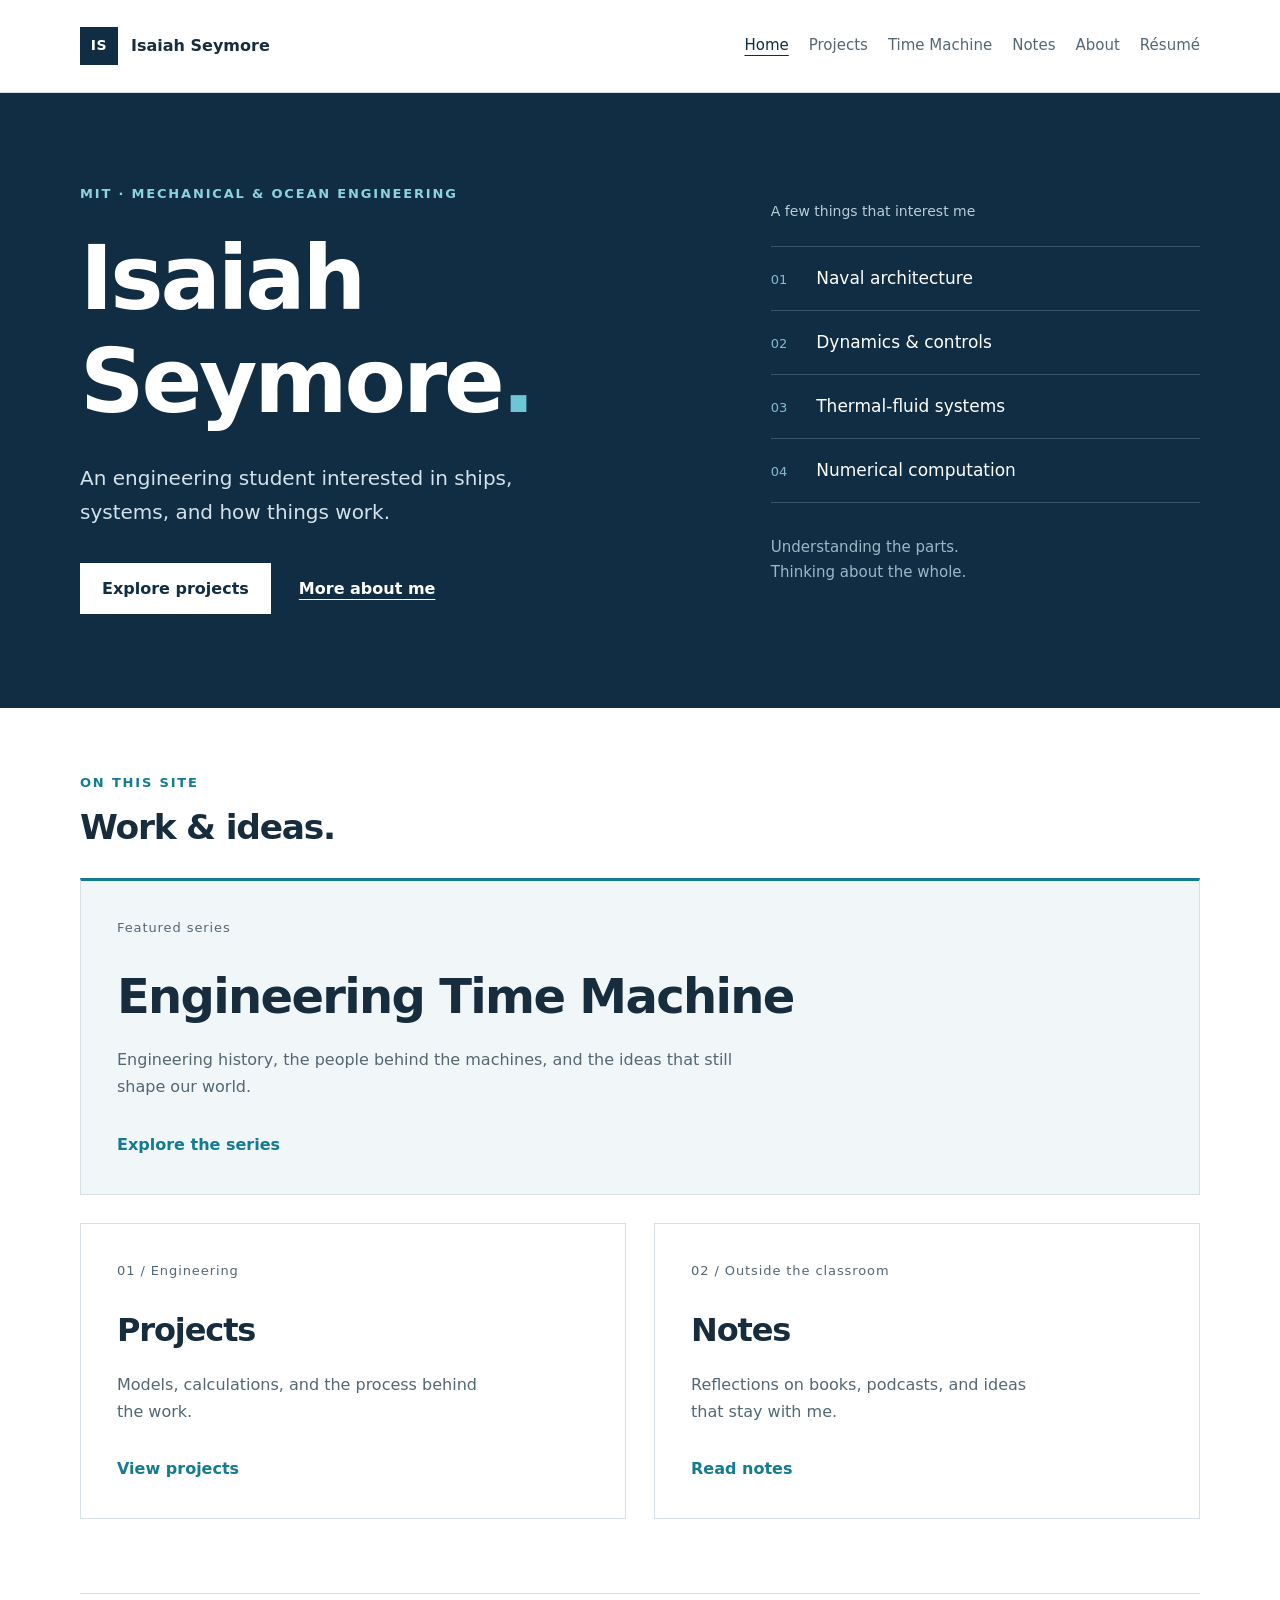
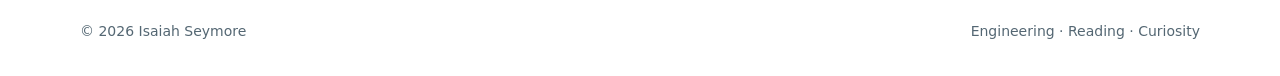
<file: index.html>
<!doctype html>
<html lang="en">

<head>
    <meta charset="utf-8">
    <meta name="viewport" content="width=device-width, initial-scale=1">
    <title>Home | Isaiah Seymore</title>
    <meta name="description"
        content="Isaiah Seymore, Mechanical &amp; Ocean Engineering student at MIT. Engineering interests, projects, and notes.">
    <meta name="theme-color" content="#102d44">
    <link rel="icon" href="assets/favicon.svg" type="image/svg+xml">
    <link rel="stylesheet" href="assets/style.css">
    <script src="assets/main.js" defer></script>
</head>

<body><a class="skip" href="#main">Skip to content</a>
    <header class="site-header">
        <div class="shell header-inner"><a class="brand" href="/"><span class="monogram"
                    aria-hidden="true">IS</span><span>Isaiah Seymore</span></a><button class="menu-toggle"
                aria-expanded="false" aria-controls="navigation" hidden>Menu</button>
            <nav id="navigation" aria-label="Main navigation"><a href="/" aria-current="page">Home</a><a
                    href="projects/">Projects</a><a href="engineering-time-machine/">Time Machine</a><a
                    href="notes/">Notes</a><a href="about/">About</a><a href="resume/">Résumé</a></nav>
        </div>
    </header>
    <main id="main">
        <section class="hero">
            <div class="shell hero-grid">
                <div>
                    <p class="eyebrow">MIT · Mechanical & Ocean Engineering</p>
                    <h1>Isaiah<br>Seymore<span class="accent">.</span></h1>
                    <p class="intro">An engineering student interested in ships, systems, and how things work.</p>
                    <div class="actions"><a class="button" href="projects/">Explore projects</a><a class="text-link"
                            href="about/">More about me</a></div>
                </div>
                <aside class="hero-aside"><span class="index-label">A few things that interest me</span>
                    <ol class="interest-list">
                        <li><span>01</span> Naval architecture</li>
                        <li><span>02</span> Dynamics & controls</li>
                        <li><span>03</span> Thermal-fluid systems</li>
                        <li><span>04</span> Numerical computation</li>
                    </ol>
                    <p>Understanding the parts.<br>Thinking about the whole.</p>
                </aside>
            </div>
        </section>
        <section class="shell section">
            <div class="section-heading">
                <p class="eyebrow">On this site</p>
                <h2>Work & ideas.</h2>
            </div>
            <div class="feature-grid"><a class="feature series-feature" href="engineering-time-machine/"><span
                        class="number">Featured series</span>
                    <h3>Engineering Time Machine</h3>
                    <p>Engineering history, the people behind the machines, and the ideas that still shape our world.
                    </p><span class="feature-link">Explore the series</span>
                </a><a class="feature" href="projects/"><span class="number">01 / Engineering</span>
                    <h3>Projects</h3>
                    <p>Models, calculations, and the process behind the work.</p><span class="feature-link">View
                        projects</span>
                </a><a class="feature" href="notes/"><span class="number">02 / Outside the classroom</span>
                    <h3>Notes</h3>
                    <p>Reflections on books, podcasts, and ideas that stay with me.</p><span class="feature-link">Read
                        notes</span>
                </a></div>
        </section>
    </main>
    <footer class="shell"><span>© <span data-year>2026</span> Isaiah Seymore</span><span>Engineering · Reading ·
            Curiosity</span></footer>
</body>

</html>
</file>
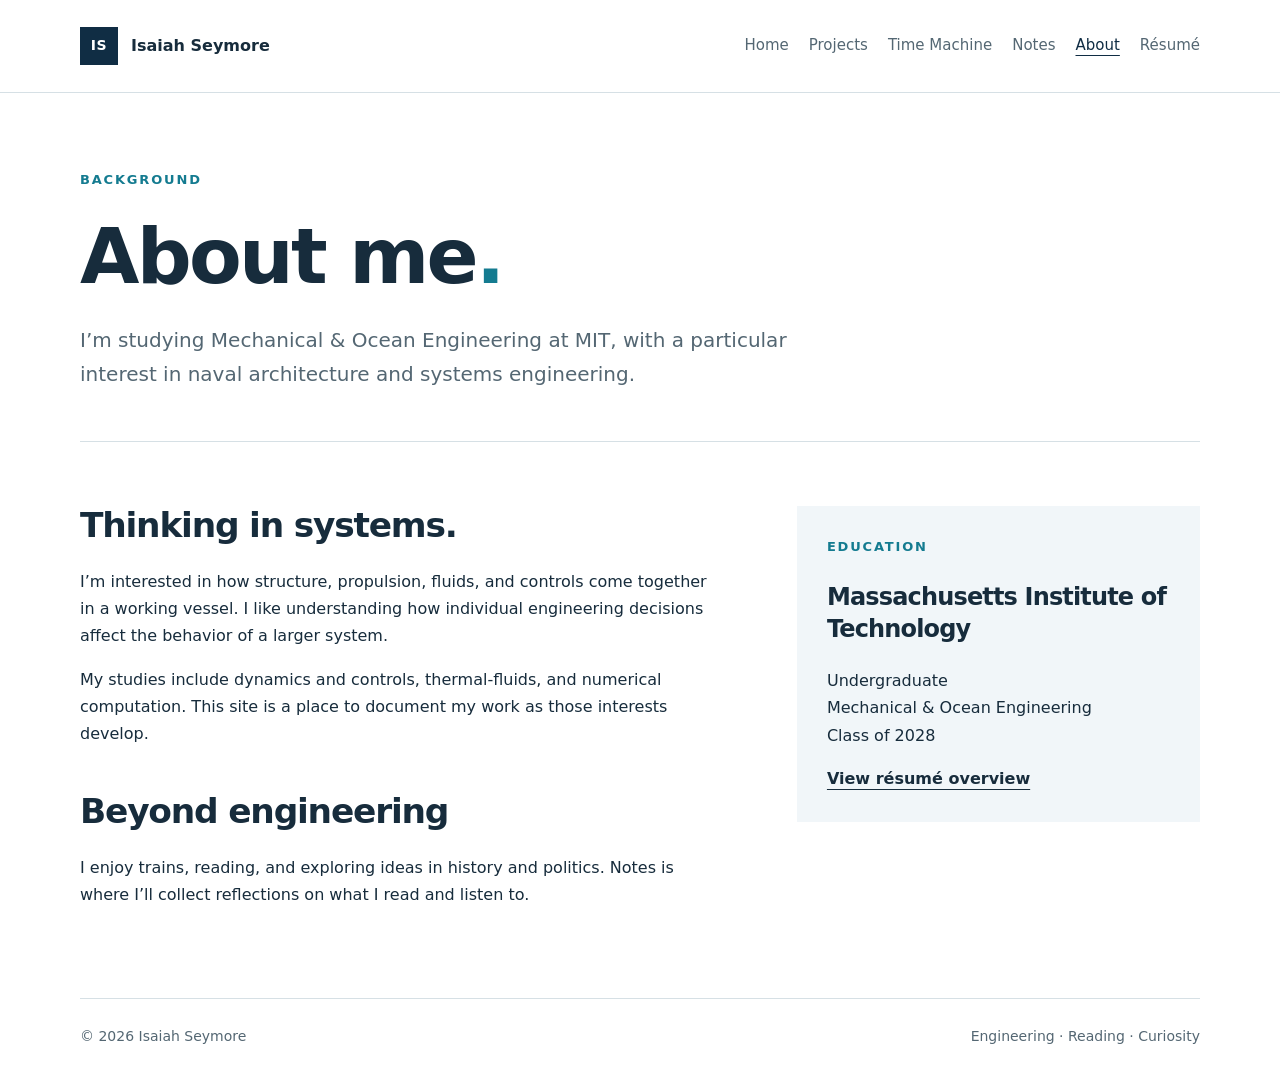
<file: about/index.html>
<!doctype html>
<html lang="en">

<head>
    <meta charset="utf-8">
    <meta name="viewport" content="width=device-width, initial-scale=1">
    <title>About | Isaiah Seymore</title>
    <meta name="description" content="Background and engineering interests of Isaiah Seymore.">
    <meta name="theme-color" content="#102d44">
    <link rel="icon" href="/assets/favicon.svg" type="image/svg+xml">
    <link rel="stylesheet" href="/assets/style.css">
    <script src="/assets/main.js" defer></script>
</head>

<body><a class="skip" href="#main">Skip to content</a>
    <header class="site-header">
        <div class="shell header-inner"><a class="brand" href="/"><span class="monogram"
                    aria-hidden="true">IS</span><span>Isaiah Seymore</span></a><button class="menu-toggle"
                aria-expanded="false" aria-controls="navigation" hidden>Menu</button>
            <nav id="navigation" aria-label="Main navigation"><a href="/">Home</a><a
                    href="/projects/">Projects</a><a href="/engineering-time-machine/">Time Machine</a><a
                    href="/notes/">Notes</a><a href="/about/" aria-current="page">About</a><a
                    href="/resume/">Résumé</a></nav>
        </div>
    </header>
    <main id="main">
        <section class="shell page-heading">
            <p class="eyebrow">Background</p>
            <h1>About me<span class="accent">.</span></h1>
            <p class="lead">I’m studying Mechanical & Ocean Engineering at MIT, with a particular interest in naval
                architecture and systems engineering.</p>
        </section>
        <section class="shell section split">
            <div>
                <h2>Thinking in systems.</h2>
                <p>I’m interested in how structure, propulsion, fluids, and controls come together in a working vessel.
                    I like understanding how individual engineering decisions affect the behavior of a larger system.
                </p>
                <p>My studies include dynamics and controls, thermal-fluids, and numerical computation. This site is a
                    place to document my work as those interests develop.</p>
                <h2>Beyond engineering</h2>
                <p>I enjoy trains, reading, and exploring ideas in history and politics. Notes is where I’ll collect
                    reflections on what I read and listen to.</p>
            </div>
            <aside class="info-panel">
                <p class="eyebrow">Education</p>
                <h3>Massachusetts Institute of Technology</h3>
                <p>Undergraduate<br>Mechanical & Ocean Engineering<br>Class of 2028</p><a class="text-link"
                    href="/resume/">View résumé overview</a>
            </aside>
        </section>
    </main>
    <footer class="shell"><span>© <span data-year>2026</span> Isaiah Seymore</span><span>Engineering · Reading ·
            Curiosity</span></footer>
</body>

</html>
</file>
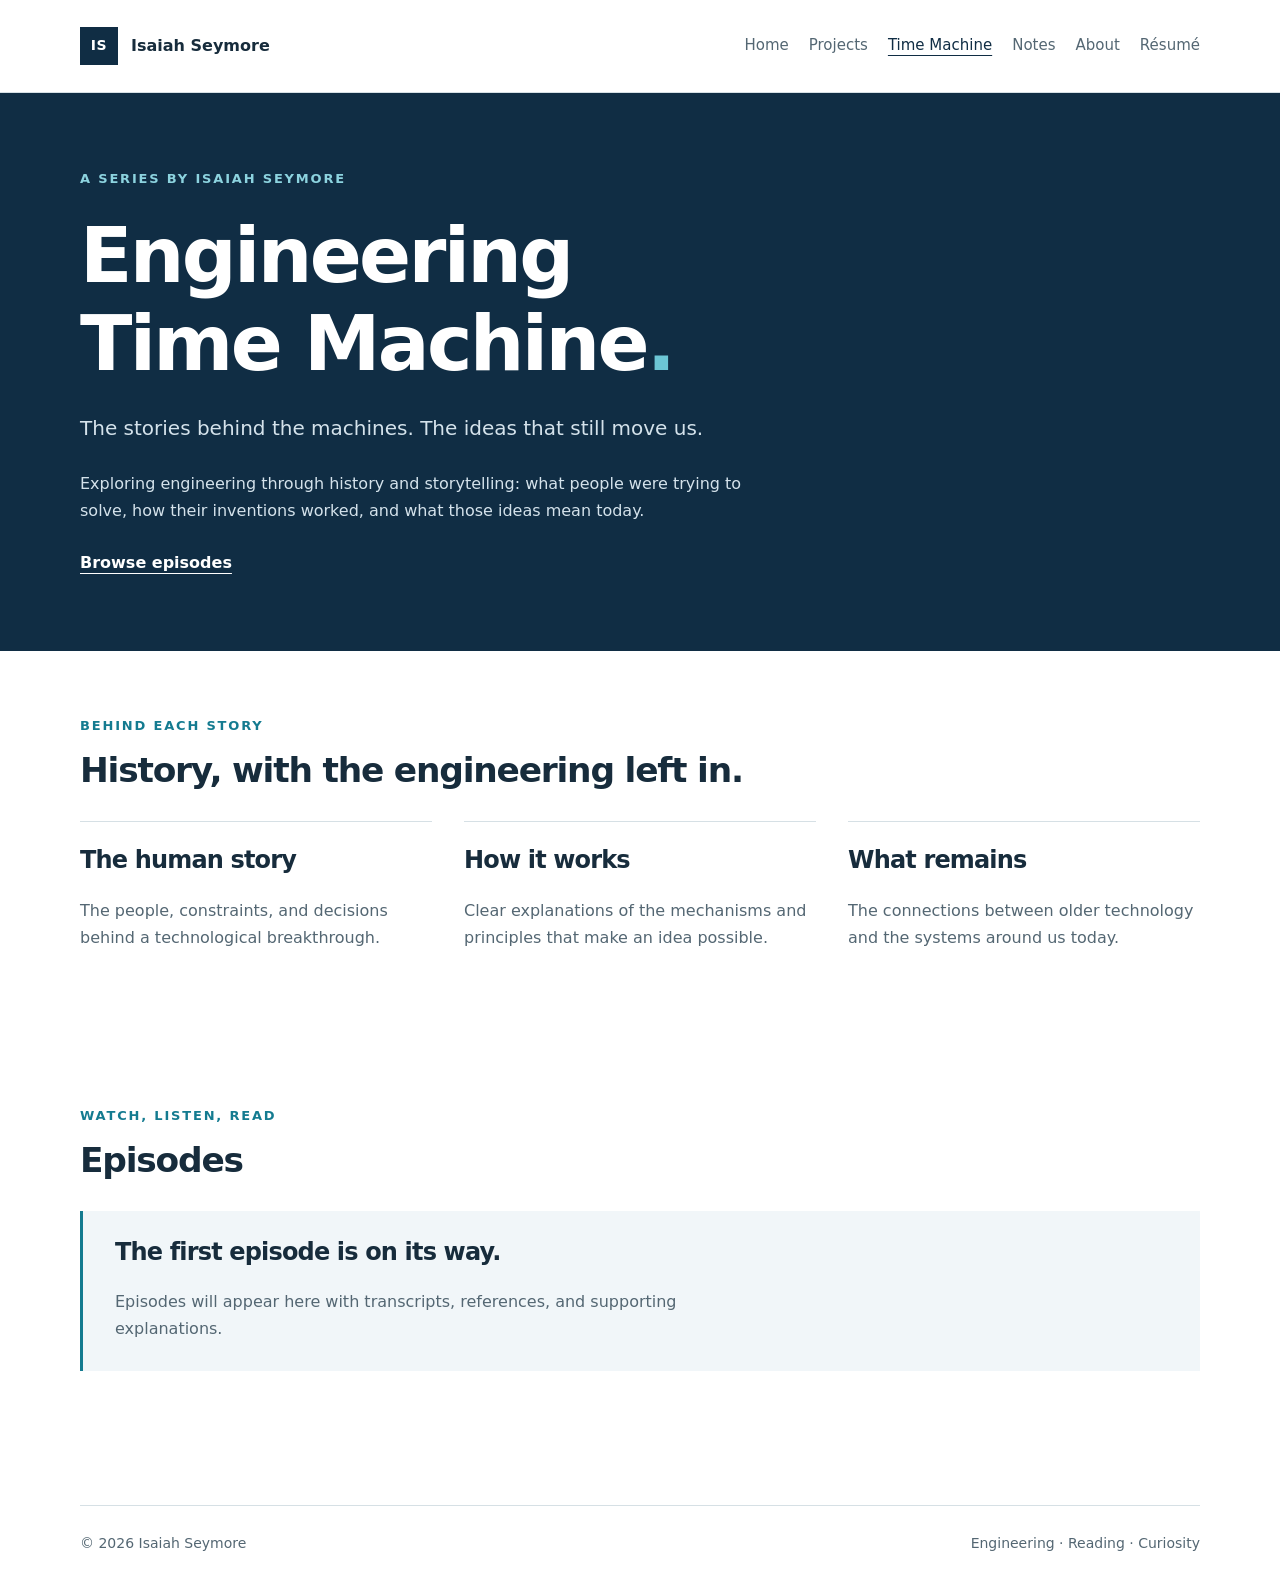
<file: engineering-time-machine/index.html>
<!doctype html>
<html lang="en">

<head>
    <meta charset="utf-8">
    <meta name="viewport" content="width=device-width, initial-scale=1">
    <title>Engineering Time Machine | Isaiah Seymore</title>
    <meta name="description"
        content="Engineering Time Machine: stories about engineering history, the people behind the technology, and its influence today.">
    <meta name="theme-color" content="#102d44">
    <link rel="icon" href="/assets/favicon.svg" type="image/svg+xml">
    <link rel="stylesheet" href="/assets/style.css">
    <script src="/assets/main.js" defer></script>
</head>

<body><a class="skip" href="#main">Skip to content</a>
    <header class="site-header">
        <div class="shell header-inner"><a class="brand" href="/"><span class="monogram"
                    aria-hidden="true">IS</span><span>Isaiah Seymore</span></a><button class="menu-toggle"
                aria-expanded="false" aria-controls="navigation" hidden>Menu</button>
            <nav id="navigation" aria-label="Main navigation"><a href="/">Home</a><a
                    href="/projects/">Projects</a><a href="/engineering-time-machine/" aria-current="page">Time
                    Machine</a><a href="/notes/">Notes</a><a href="/about/">About</a><a
                    href="/resume/">Résumé</a></nav>
        </div>
    </header>
    <main id="main">
        <section class="series-hero">
            <div class="shell">
                <p class="eyebrow">A series by Isaiah Seymore</p>
                <h1>Engineering<br>Time Machine<span class="accent">.</span></h1>
                <p class="lead">The stories behind the machines. The ideas that still move us.</p>
                <p class="series-intro">Exploring engineering through history and storytelling: what people were trying
                    to solve, how their inventions worked, and what those ideas mean today.</p><a class="text-link"
                    href="#episodes">Browse episodes</a>
            </div>
        </section>
        <section class="shell section">
            <div class="section-heading">
                <p class="eyebrow">Behind each story</p>
                <h2>History, with the engineering left in.</h2>
            </div>
            <div class="small-grid">
                <article>
                    <h3>The human story</h3>
                    <p>The people, constraints, and decisions behind a technological breakthrough.</p>
                </article>
                <article>
                    <h3>How it works</h3>
                    <p>Clear explanations of the mechanisms and principles that make an idea possible.</p>
                </article>
                <article>
                    <h3>What remains</h3>
                    <p>The connections between older technology and the systems around us today.</p>
                </article>
            </div>
        </section>
        <section id="episodes" class="shell section">
            <div class="section-heading">
                <p class="eyebrow">Watch, listen, read</p>
                <h2>Episodes</h2>
            </div>
            <div class="post-list"><!-- Add published episode links here. -->
                <div class="empty-state">
                    <h3>The first episode is on its way.</h3>
                    <p>Episodes will appear here with transcripts, references, and supporting explanations.</p>
                </div>
            </div>
        </section>
    </main>
    <footer class="shell"><span>© <span data-year>2026</span> Isaiah Seymore</span><span>Engineering · Reading ·
            Curiosity</span></footer>
</body>

</html>
</file>
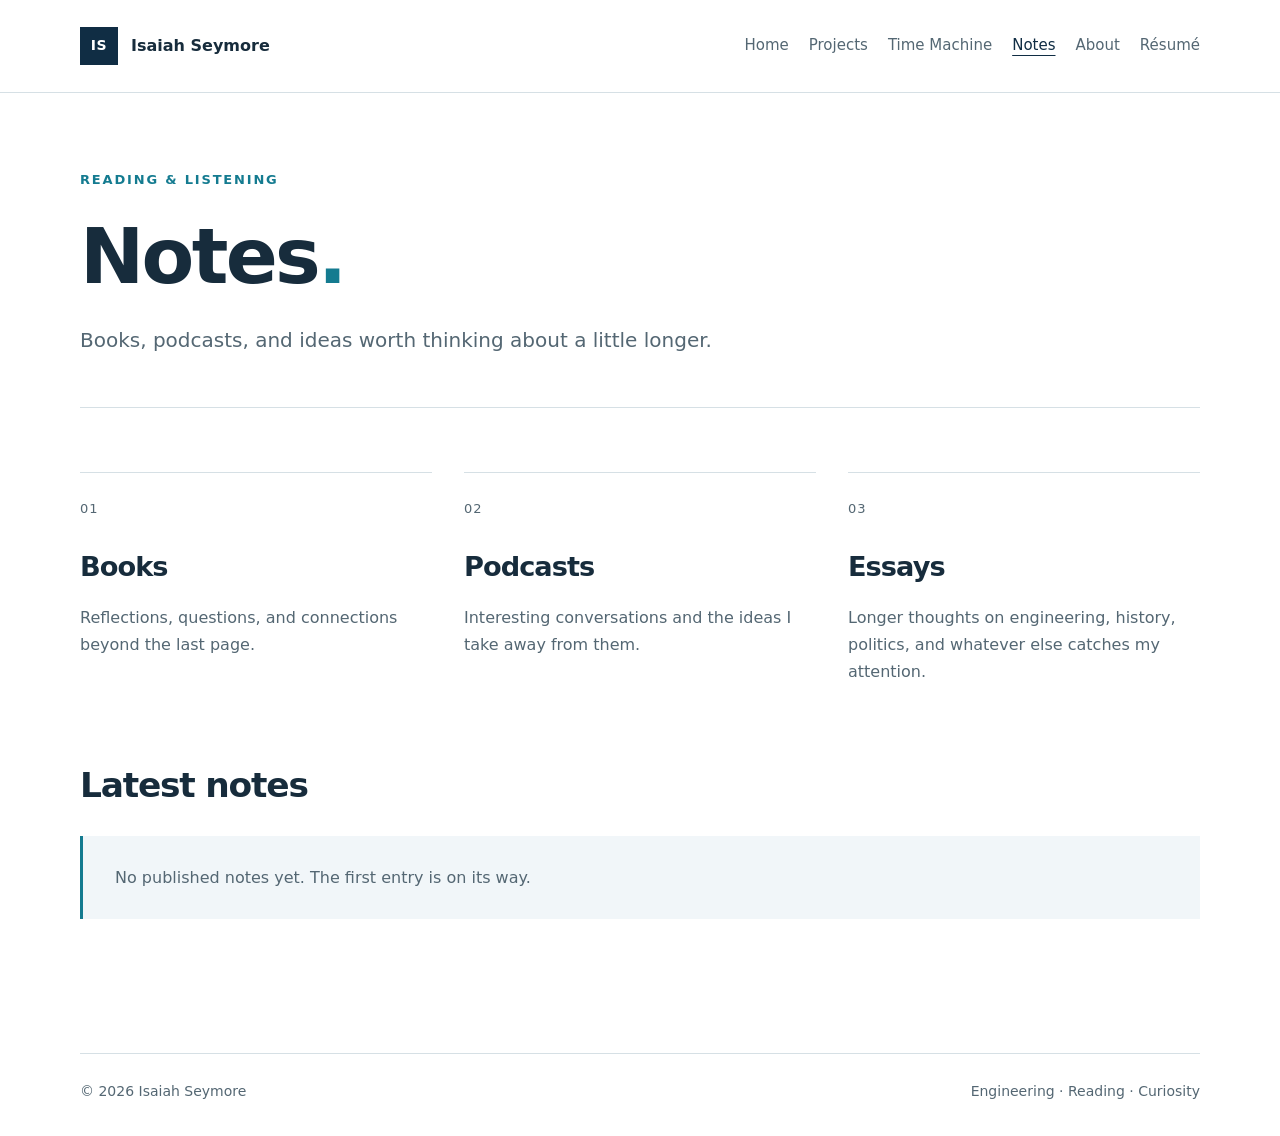
<file: notes/index.html>
<!doctype html>
<html lang="en">

<head>
    <meta charset="utf-8">
    <meta name="viewport" content="width=device-width, initial-scale=1">
    <title>Notes | Isaiah Seymore</title>
    <meta name="description" content="Book reflections, podcast takeaways, and other writing by Isaiah Seymore.">
    <meta name="theme-color" content="#102d44">
    <link rel="icon" href="/assets/favicon.svg" type="image/svg+xml">
    <link rel="stylesheet" href="/assets/style.css">
    <script src="/assets/main.js" defer></script>
</head>

<body><a class="skip" href="#main">Skip to content</a>
    <header class="site-header">
        <div class="shell header-inner"><a class="brand" href="/"><span class="monogram"
                    aria-hidden="true">IS</span><span>Isaiah Seymore</span></a><button class="menu-toggle"
                aria-expanded="false" aria-controls="navigation" hidden>Menu</button>
            <nav id="navigation" aria-label="Main navigation"><a href="/">Home</a><a
                    href="/projects/">Projects</a><a href="/engineering-time-machine/">Time Machine</a><a
                    href="/notes/" aria-current="page">Notes</a><a href="/about/">About</a><a
                    href="/resume/">Résumé</a></nav>
        </div>
    </header>
    <main id="main">
        <section class="shell page-heading">
            <p class="eyebrow">Reading & listening</p>
            <h1>Notes<span class="accent">.</span></h1>
            <p class="lead">Books, podcasts, and ideas worth thinking about a little longer.</p>
        </section>
        <section class="shell section">
            <div class="small-grid note-topics">
                <article><span class="number">01</span>
                    <h2>Books</h2>
                    <p>Reflections, questions, and connections beyond the last page.</p>
                </article>
                <article><span class="number">02</span>
                    <h2>Podcasts</h2>
                    <p>Interesting conversations and the ideas I take away from them.</p>
                </article>
                <article><span class="number">03</span>
                    <h2>Essays</h2>
                    <p>Longer thoughts on engineering, history, politics, and whatever else catches my attention.</p>
                </article>
            </div>
            <div class="section-heading">
                <h2>Latest notes</h2>
            </div>
            <div class="post-list"><!-- Add post links here using the example in README.md. -->
                <div class="empty-state">
                    <p>No published notes yet. The first entry is on its way.</p>
                </div>
            </div>
        </section>
    </main>
    <footer class="shell"><span>© <span data-year>2026</span> Isaiah Seymore</span><span>Engineering · Reading ·
            Curiosity</span></footer>
</body>

</html>
</file>
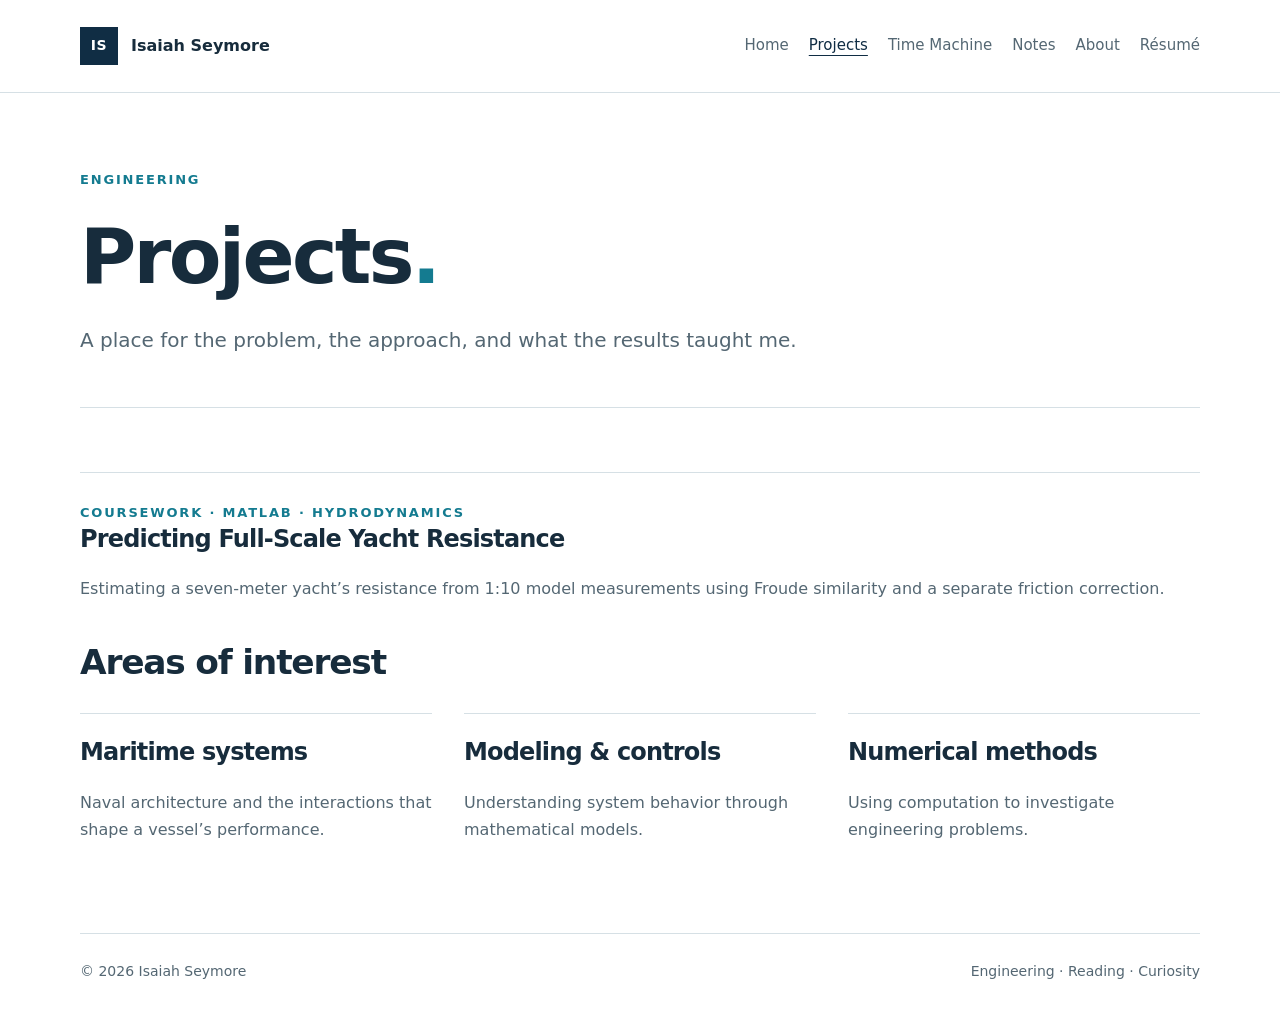
<file: projects/index.html>
<!doctype html>
<html lang="en">

<head>
    <meta charset="utf-8">
    <meta name="viewport" content="width=device-width, initial-scale=1">
    <title>Projects | Isaiah Seymore</title>
    <meta name="description" content="Engineering projects and technical work by Isaiah Seymore.">
    <meta name="theme-color" content="#102d44">
    <link rel="icon" href="/assets/favicon.svg" type="image/svg+xml">
    <link rel="stylesheet" href="/assets/style.css">
    <script src="/assets/main.js" defer></script>
</head>

<body><a class="skip" href="#main">Skip to content</a>
    <header class="site-header">
        <div class="shell header-inner"><a class="brand" href="/"><span class="monogram"
                    aria-hidden="true">IS</span><span>Isaiah Seymore</span></a><button class="menu-toggle"
                aria-expanded="false" aria-controls="navigation" hidden>Menu</button>
            <nav id="navigation" aria-label="Main navigation"><a href="/">Home</a><a href="/projects/"
                    aria-current="page">Projects</a><a href="/engineering-time-machine/">Time Machine</a><a
                    href="/notes/">Notes</a><a href="/about/">About</a><a href="/resume/">Résumé</a></nav>
        </div>
    </header>
    <main id="main">
        <section class="shell page-heading">
            <p class="eyebrow">Engineering</p>
            <h1>Projects<span class="accent">.</span></h1>
            <p class="lead">A place for the problem, the approach, and what the results taught me.</p>
        </section>
        <section class="shell section"><a class="post-link" href="/projects/yacht-resistance/"><span
                    class="eyebrow">Coursework · MATLAB · Hydrodynamics</span>
                <h3>Predicting Full-Scale Yacht Resistance</h3>
                <p>Estimating a seven-meter yacht’s resistance from 1:10 model measurements using Froude similarity and
                    a separate friction correction.</p>
            </a>
            <div class="section-heading">
                <h2>Areas of interest</h2>
            </div>
            <div class="small-grid">
                <article>
                    <h3>Maritime systems</h3>
                    <p>Naval architecture and the interactions that shape a vessel’s performance.</p>
                </article>
                <article>
                    <h3>Modeling & controls</h3>
                    <p>Understanding system behavior through mathematical models.</p>
                </article>
                <article>
                    <h3>Numerical methods</h3>
                    <p>Using computation to investigate engineering problems.</p>
                </article>
            </div>
        </section>
    </main>
    <footer class="shell"><span>© <span data-year>2026</span> Isaiah Seymore</span><span>Engineering · Reading ·
            Curiosity</span></footer>
</body>

</html>
</file>
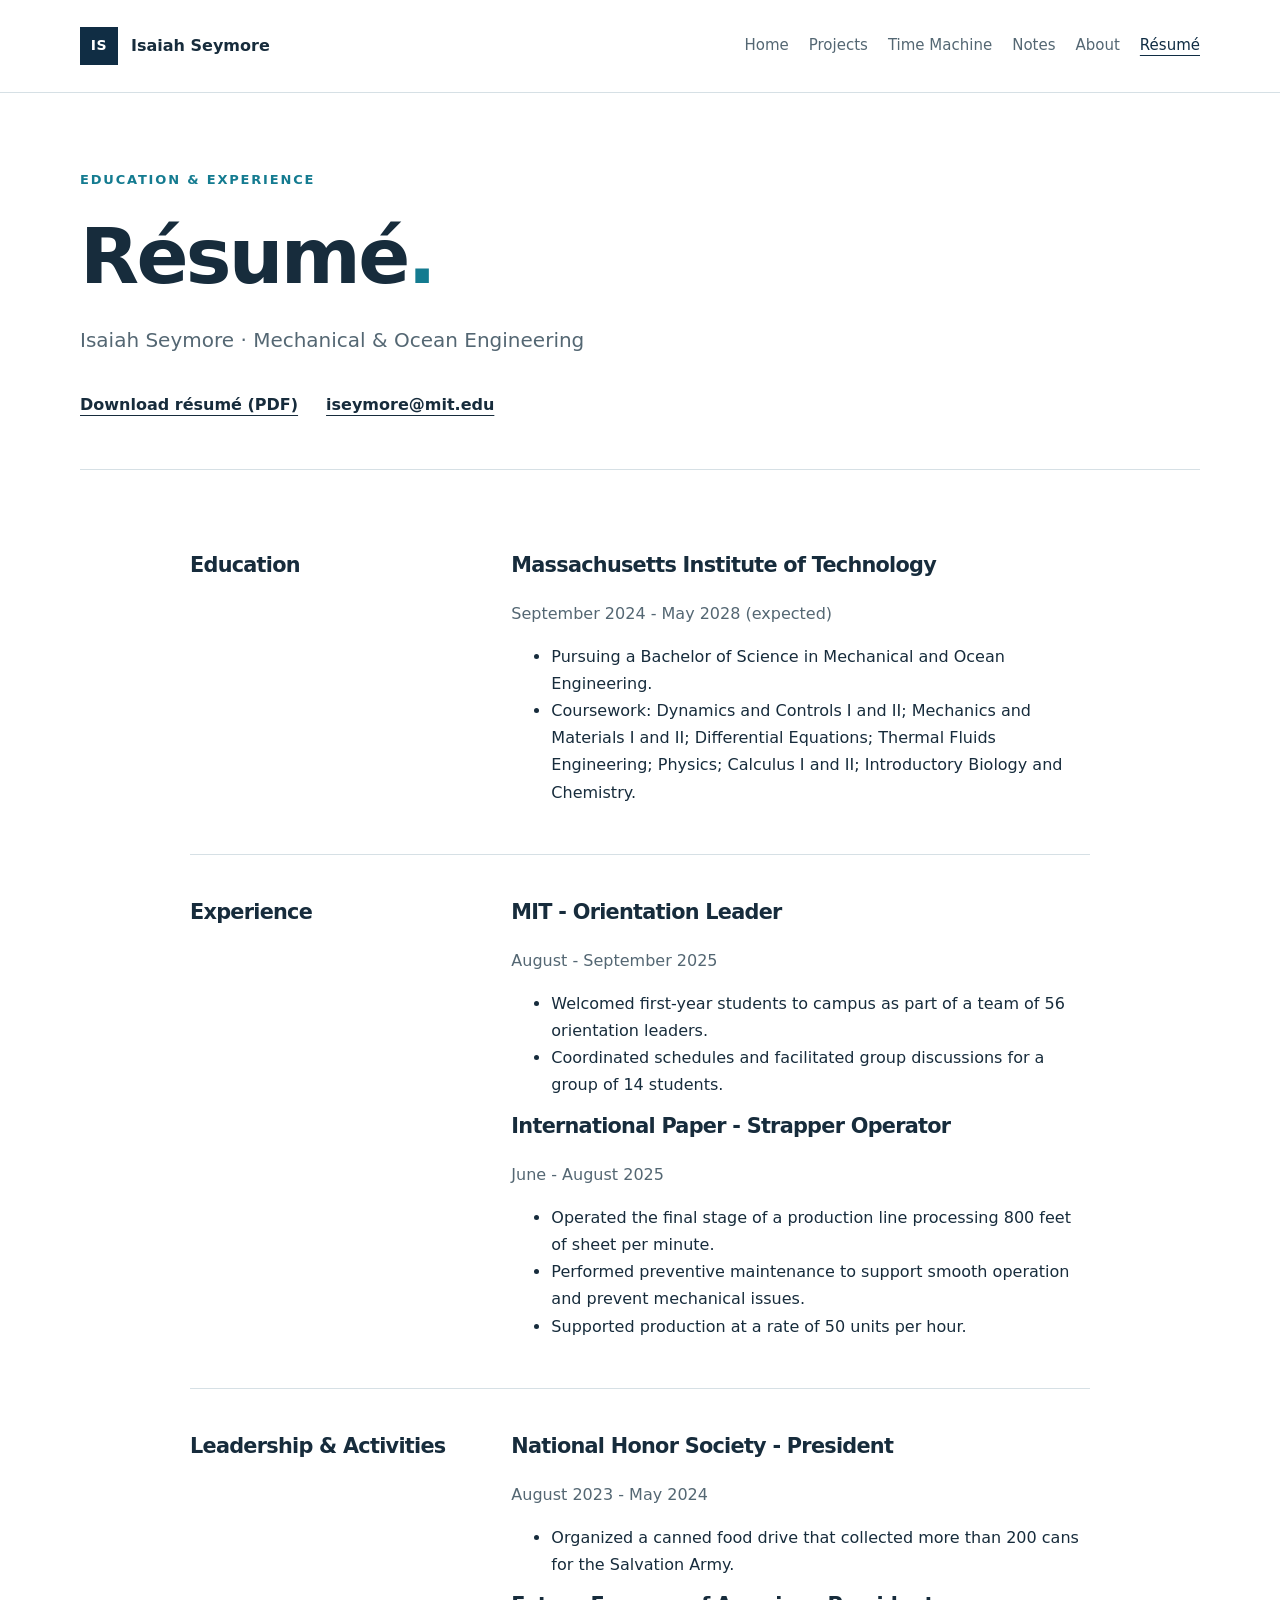
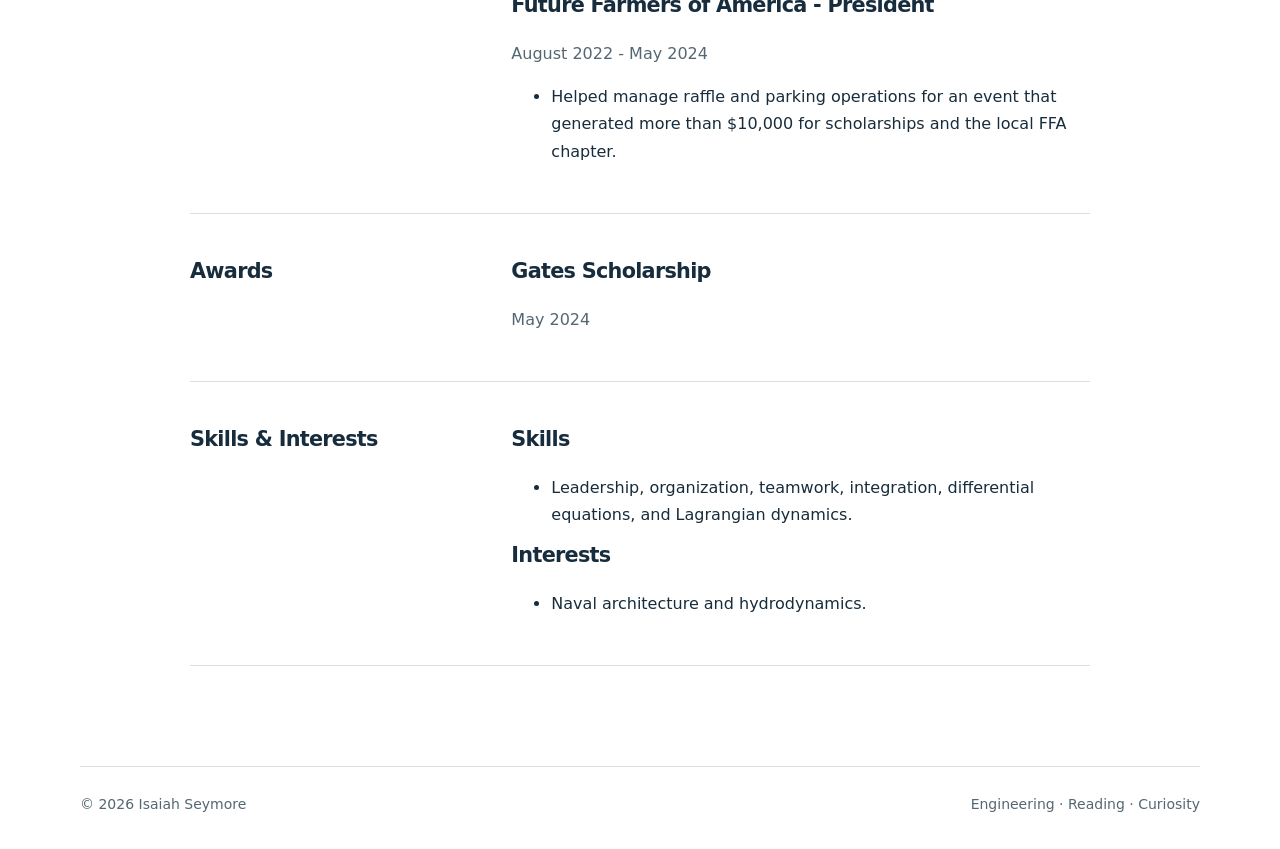
<file: resume/index.html>
<!doctype html>
<html lang="en">

<head>
    <meta charset="utf-8">
    <meta name="viewport" content="width=device-width, initial-scale=1">
    <title>Résumé | Isaiah Seymore</title>
    <meta name="description" content="Education and engineering focus of Isaiah Seymore.">
    <meta name="theme-color" content="#102d44">
    <link rel="icon" href="/assets/favicon.svg" type="image/svg+xml">
    <link rel="stylesheet" href="/assets/style.css">
    <script src="/assets/main.js" defer></script>
</head>

<body><a class="skip" href="#main">Skip to content</a>
    <header class="site-header">
        <div class="shell header-inner"><a class="brand" href="/"><span class="monogram"
                    aria-hidden="true">IS</span><span>Isaiah Seymore</span></a><button class="menu-toggle"
                aria-expanded="false" aria-controls="navigation" hidden>Menu</button>
            <nav id="navigation" aria-label="Main navigation"><a href="/">Home</a><a
                    href="/projects/">Projects</a><a href="/engineering-time-machine/">Time Machine</a><a
                    href="/notes/">Notes</a><a href="/about/">About</a><a href="/resume/"
                    aria-current="page">Résumé</a></nav>
        </div>
    </header>
    <main id="main">
        <section class="shell page-heading">
            <p class="eyebrow">Education & experience</p>
            <h1>Résumé<span class="accent">.</span></h1>
            <p class="lead">Isaiah Seymore · Mechanical & Ocean Engineering</p>
            <div class="actions"><a class="text-link" href="/assets/Isaiah-Seymore-Resume.pdf">Download résumé
                    (PDF)</a><a class="text-link" href="mailto:iseymore@mit.edu">iseymore@mit.edu</a></div>
        </section>
        <section class="shell section resume">
            <div class="resume-row">
                <h2>Education</h2>
                <div>
                    <article class="resume-entry">
                        <h3>Massachusetts Institute of Technology</h3>
                        <p class="muted">September 2024 - May 2028 (expected)</p>
                        <ul>
                            <li>Pursuing a Bachelor of Science in Mechanical and Ocean Engineering.</li>
                            <li>Coursework: Dynamics and Controls I and II; Mechanics and Materials I and II;
                                Differential Equations; Thermal Fluids Engineering; Physics; Calculus I and II;
                                Introductory Biology and Chemistry.</li>
                        </ul>
                    </article>
                </div>
            </div>
            <div class="resume-row">
                <h2>Experience</h2>
                <div>
                    <article class="resume-entry">
                        <h3>MIT - Orientation Leader</h3>
                        <p class="muted">August - September 2025</p>
                        <ul>
                            <li>Welcomed first-year students to campus as part of a team of 56 orientation leaders.</li>
                            <li>Coordinated schedules and facilitated group discussions for a group of 14 students.</li>
                        </ul>
                    </article>
                    <article class="resume-entry">
                        <h3>International Paper - Strapper Operator</h3>
                        <p class="muted">June - August 2025</p>
                        <ul>
                            <li>Operated the final stage of a production line processing 800 feet of sheet per minute.
                            </li>
                            <li>Performed preventive maintenance to support smooth operation and prevent mechanical
                                issues.</li>
                            <li>Supported production at a rate of 50 units per hour.</li>
                        </ul>
                    </article>
                </div>
            </div>
            <div class="resume-row">
                <h2>Leadership &amp; Activities</h2>
                <div>
                    <article class="resume-entry">
                        <h3>National Honor Society - President</h3>
                        <p class="muted">August 2023 - May 2024</p>
                        <ul>
                            <li>Organized a canned food drive that collected more than 200 cans for the Salvation Army.
                            </li>
                        </ul>
                    </article>
                    <article class="resume-entry">
                        <h3>Future Farmers of America - President</h3>
                        <p class="muted">August 2022 - May 2024</p>
                        <ul>
                            <li>Helped manage raffle and parking operations for an event that generated more than
                                $10,000 for scholarships and the local FFA chapter.</li>
                        </ul>
                    </article>
                </div>
            </div>
            <div class="resume-row">
                <h2>Awards</h2>
                <div>
                    <article class="resume-entry">
                        <h3>Gates Scholarship</h3>
                        <p class="muted">May 2024</p>
                    </article>
                </div>
            </div>
            <div class="resume-row">
                <h2>Skills &amp; Interests</h2>
                <div>
                    <article class="resume-entry">
                        <h3>Skills</h3>
                        <ul>
                            <li>Leadership, organization, teamwork, integration, differential equations, and Lagrangian
                                dynamics.</li>
                        </ul>
                    </article>
                    <article class="resume-entry">
                        <h3>Interests</h3>
                        <ul>
                            <li>Naval architecture and hydrodynamics.</li>
                        </ul>
                    </article>
                </div>
            </div>
        </section>
    </main>
    <footer class="shell"><span>© <span data-year>2026</span> Isaiah Seymore</span><span>Engineering · Reading ·
            Curiosity</span></footer>
</body>

</html>
</file>
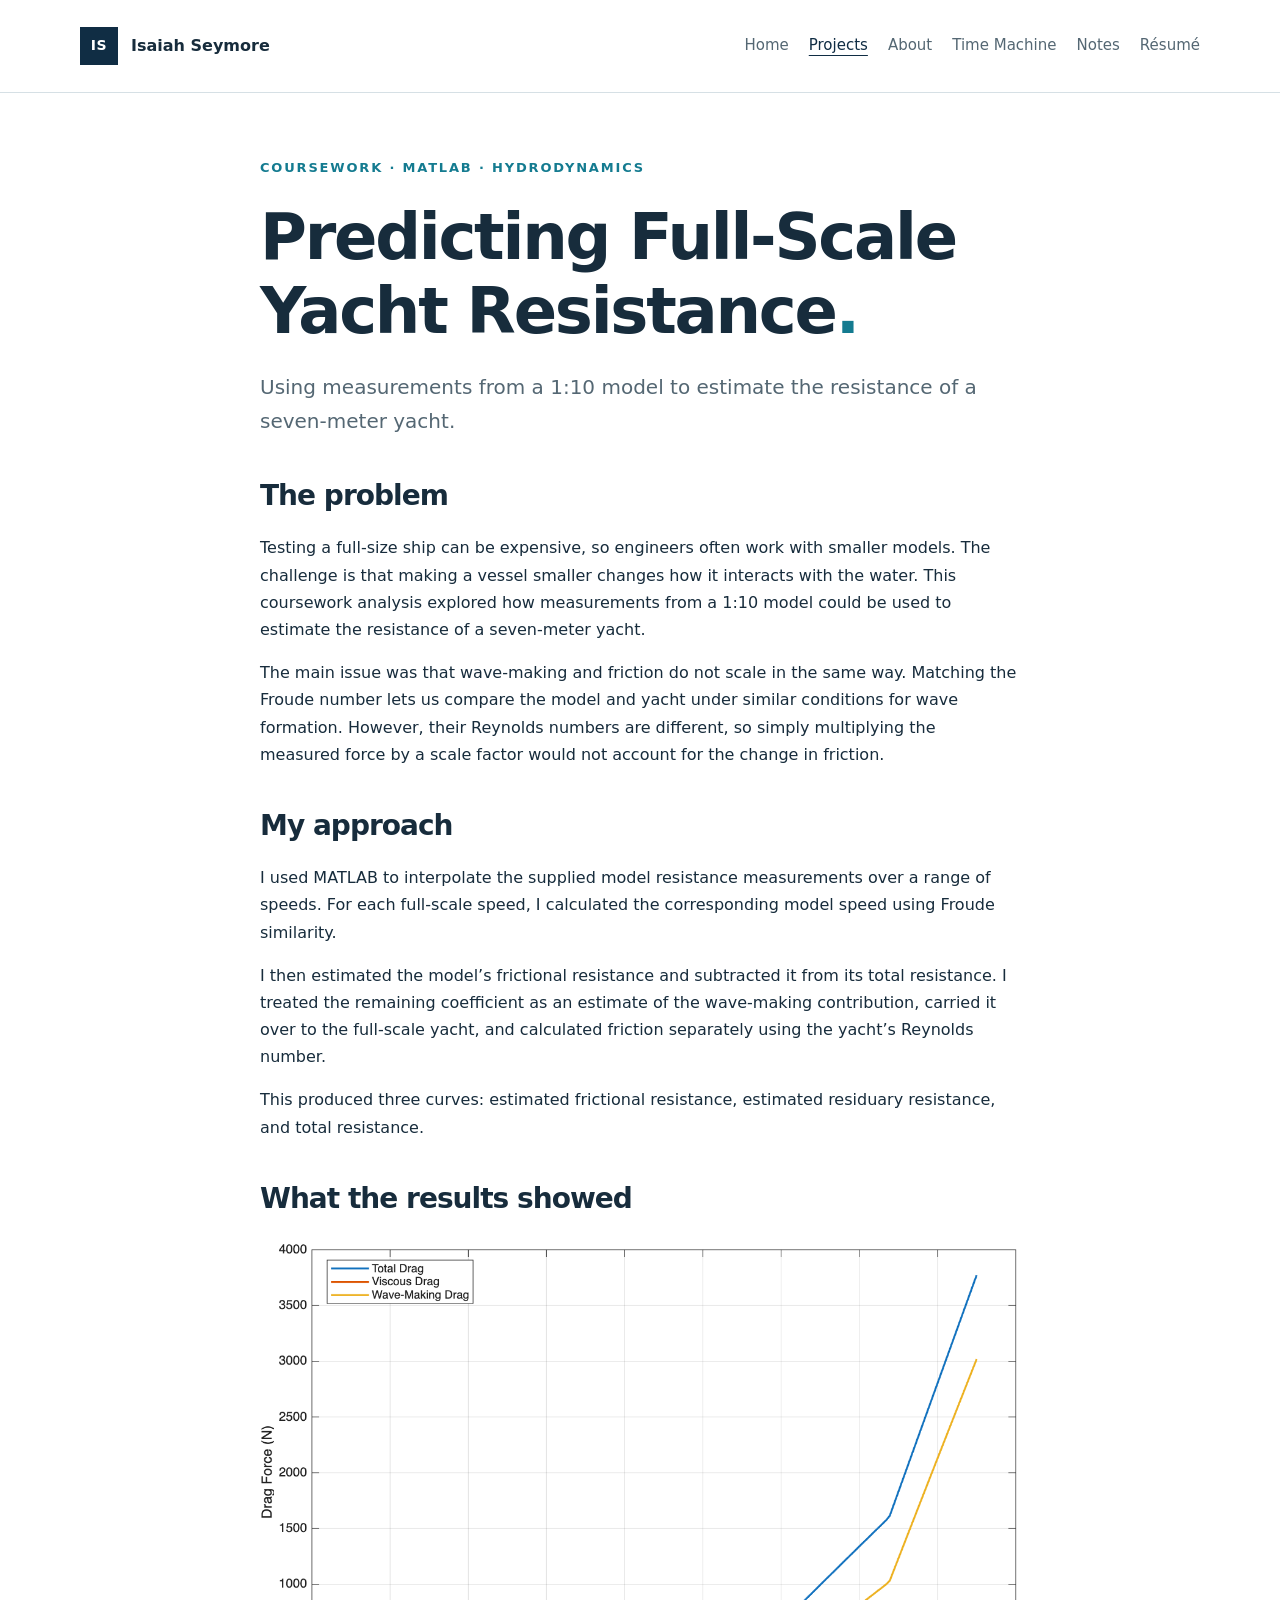
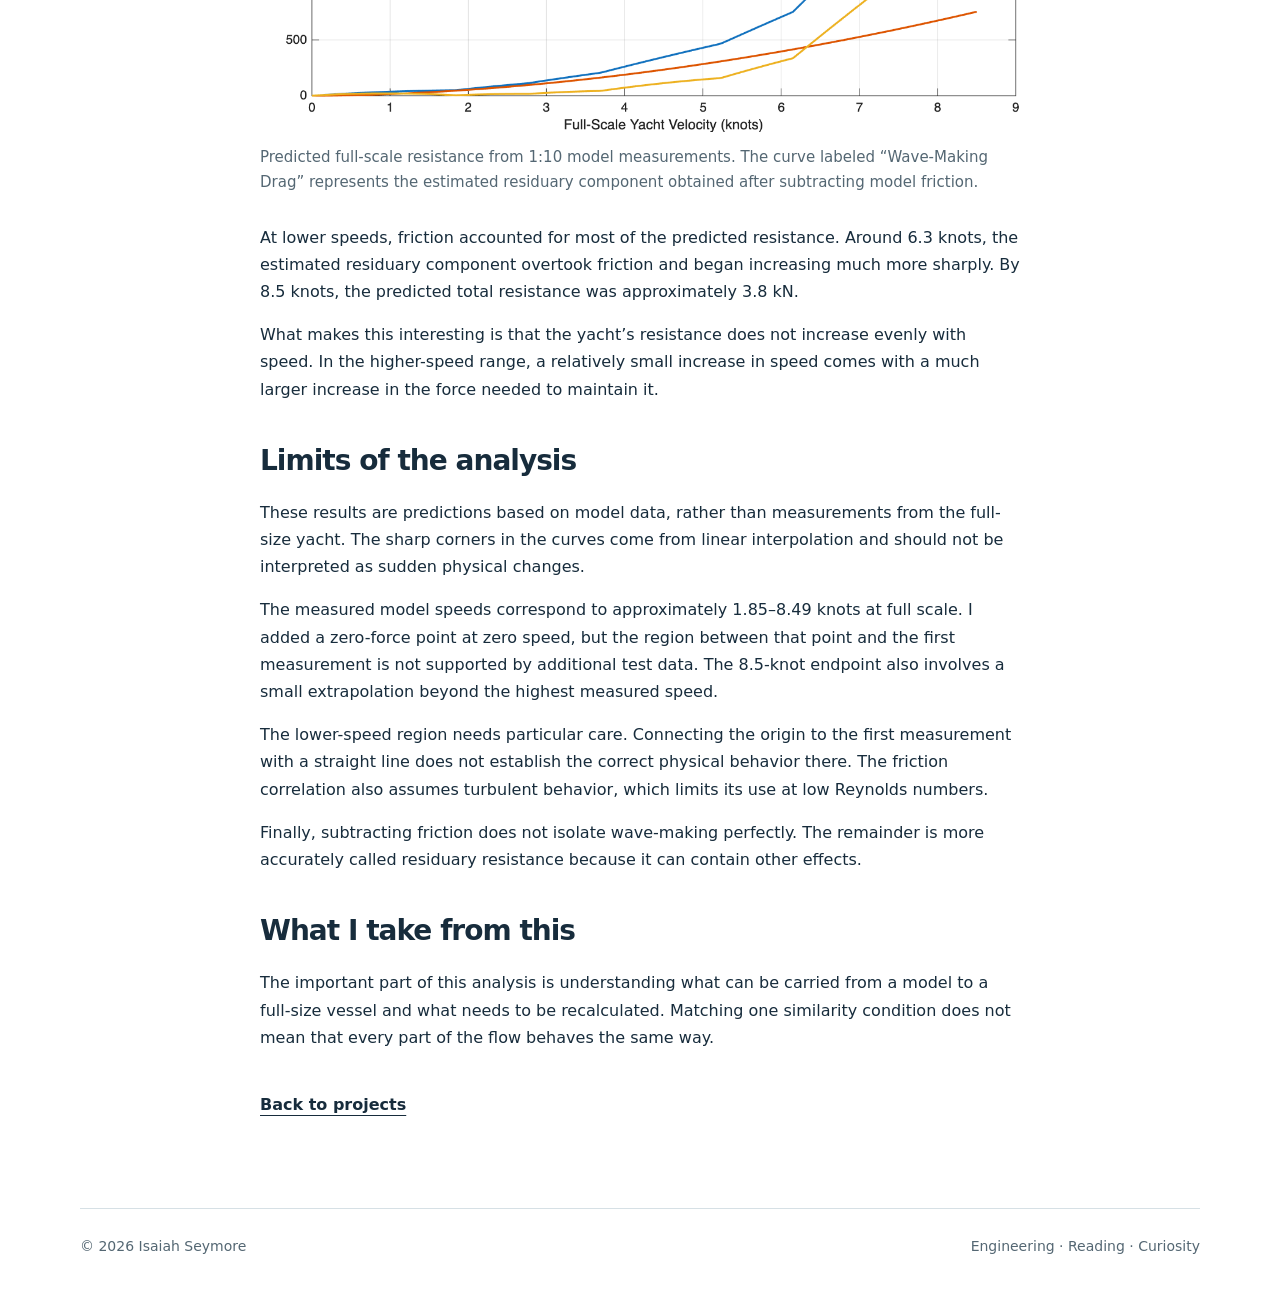
<file: projects/yacht-resistance/index.html>
<!doctype html>
<html lang="en">
<head>
  <meta charset="utf-8">
  <meta name="viewport" content="width=device-width, initial-scale=1">

  <title>Predicting Yacht Resistance | Isaiah Seymore</title>
  <meta name="description"
        content="Estimating full-scale yacht resistance from 1:10 model measurements using Froude similarity and a separate friction correction.">
  <meta name="theme-color" content="#102d44">

  <link rel="icon" href="/assets/favicon.svg" type="image/svg+xml">
  <link rel="stylesheet" href="/assets/style.css">
  <script src="/assets/main.js" defer></script>
</head>

<body>
  <a class="skip" href="#main">Skip to content</a>

  <header class="site-header">
    <div class="shell header-inner">
      <a class="brand" href="/">
        <span class="monogram" aria-hidden="true">IS</span>
        <span>Isaiah Seymore</span>
      </a>

      <button class="menu-toggle"
              aria-expanded="false"
              aria-controls="navigation"
              hidden>
        Menu
      </button>

      <nav id="navigation" aria-label="Main navigation">
        <a href="/">Home</a>
        <a href="/projects/" aria-current="page">Projects</a>
        <a href="/about/">About</a>
        <a href="/engineering-time-machine/">Time Machine</a>
        <a href="/notes/">Notes</a>
        <a href="/resume/">Résumé</a>
      </nav>
    </div>
  </header>

  <main id="main">
    <article class="shell section article">
      <p class="eyebrow">Coursework · MATLAB · Hydrodynamics</p>

      <h1 style="font-size:clamp(2.5rem,5vw,4rem)">
        Predicting Full-Scale Yacht Resistance<span class="accent">.</span>
      </h1>

      <p class="lead">
        Using measurements from a 1:10 model to estimate the resistance
        of a seven-meter yacht.
      </p>

      <h2>The problem</h2>

      <p>
        Testing a full-size ship can be expensive, so engineers often
        work with smaller models. The challenge is that making a vessel
        smaller changes how it interacts with the water. This coursework
        analysis explored how measurements from a 1:10 model could be
        used to estimate the resistance of a seven-meter yacht.
      </p>

      <p>
        The main issue was that wave-making and friction do not scale
        in the same way. Matching the Froude number lets us compare the
        model and yacht under similar conditions for wave formation.
        However, their Reynolds numbers are different, so simply
        multiplying the measured force by a scale factor would not
        account for the change in friction.
      </p>

      <h2>My approach</h2>

      <p>
        I used MATLAB to interpolate the supplied model resistance
        measurements over a range of speeds. For each full-scale speed,
        I calculated the corresponding model speed using Froude
        similarity.
      </p>

      <p>
        I then estimated the model’s frictional resistance and
        subtracted it from its total resistance. I treated the remaining
        coefficient as an estimate of the wave-making contribution,
        carried it over to the full-scale yacht, and calculated friction
        separately using the yacht’s Reynolds number.
      </p>

      <p>
        This produced three curves: estimated frictional resistance,
        estimated residuary resistance, and total resistance.
      </p>

      <h2>What the results showed</h2>

      <figure style="margin:28px 0">
        <img
          src="/assets/yacht-resistance.png"
          alt="Predicted yacht resistance from zero to 8.5 knots.
               Total resistance rises sharply at higher speeds,
               reaching approximately 3.8 kilonewtons."
          title="Graph showing predicted yacht resistance as velocity increases."
          style="display:block;width:100%;height:auto">

        <figcaption class="muted" style="margin-top:12px;font-size:0.9375rem">
          Predicted full-scale resistance from 1:10 model measurements.
          The curve labeled “Wave-Making Drag” represents the estimated
          residuary component obtained after subtracting model friction.
        </figcaption>
      </figure>

      <p>
        At lower speeds, friction accounted for most of the predicted
        resistance. Around 6.3 knots, the estimated residuary component
        overtook friction and began increasing much more sharply.
        By 8.5 knots, the predicted total resistance was approximately
        3.8 kN.
      </p>

      <p>
        What makes this interesting is that the yacht’s resistance
        does not increase evenly with speed. In the higher-speed range,
        a relatively small increase in speed comes with a much larger
        increase in the force needed to maintain it.
      </p>

      <h2>Limits of the analysis</h2>

      <p>
        These results are predictions based on model data, rather than
        measurements from the full-size yacht. The sharp corners in
        the curves come from linear interpolation and should not be
        interpreted as sudden physical changes.
      </p>

      <p>
        The measured model speeds correspond to approximately
        1.85–8.49 knots at full scale. I added a zero-force point at
        zero speed, but the region between that point and the first
        measurement is not supported by additional test data.
        The 8.5-knot endpoint also involves a small extrapolation
        beyond the highest measured speed.
      </p>

      <p>
        The lower-speed region needs particular care. Connecting the
        origin to the first measurement with a straight line does not
        establish the correct physical behavior there. The friction
        correlation also assumes turbulent behavior, which limits its
        use at low Reynolds numbers.
      </p>

      <p>
        Finally, subtracting friction does not isolate wave-making
        perfectly. The remainder is more accurately called residuary
        resistance because it can contain other effects.
      </p>

      <h2>What I take from this</h2>

      <p>
        The important part of this analysis is understanding what can
        be carried from a model to a full-size vessel and what needs
        to be recalculated. Matching one similarity condition does
        not mean that every part of the flow behaves the same way.
      </p>

      <p style="margin-top:40px">
        <a class="text-link" href="/projects/">Back to projects</a>
      </p>
    </article>
  </main>

  <footer class="shell">
    <span>© <span data-year>2026</span> Isaiah Seymore</span>
    <span>Engineering · Reading · Curiosity</span>
  </footer>
</body>
</html>
</file>
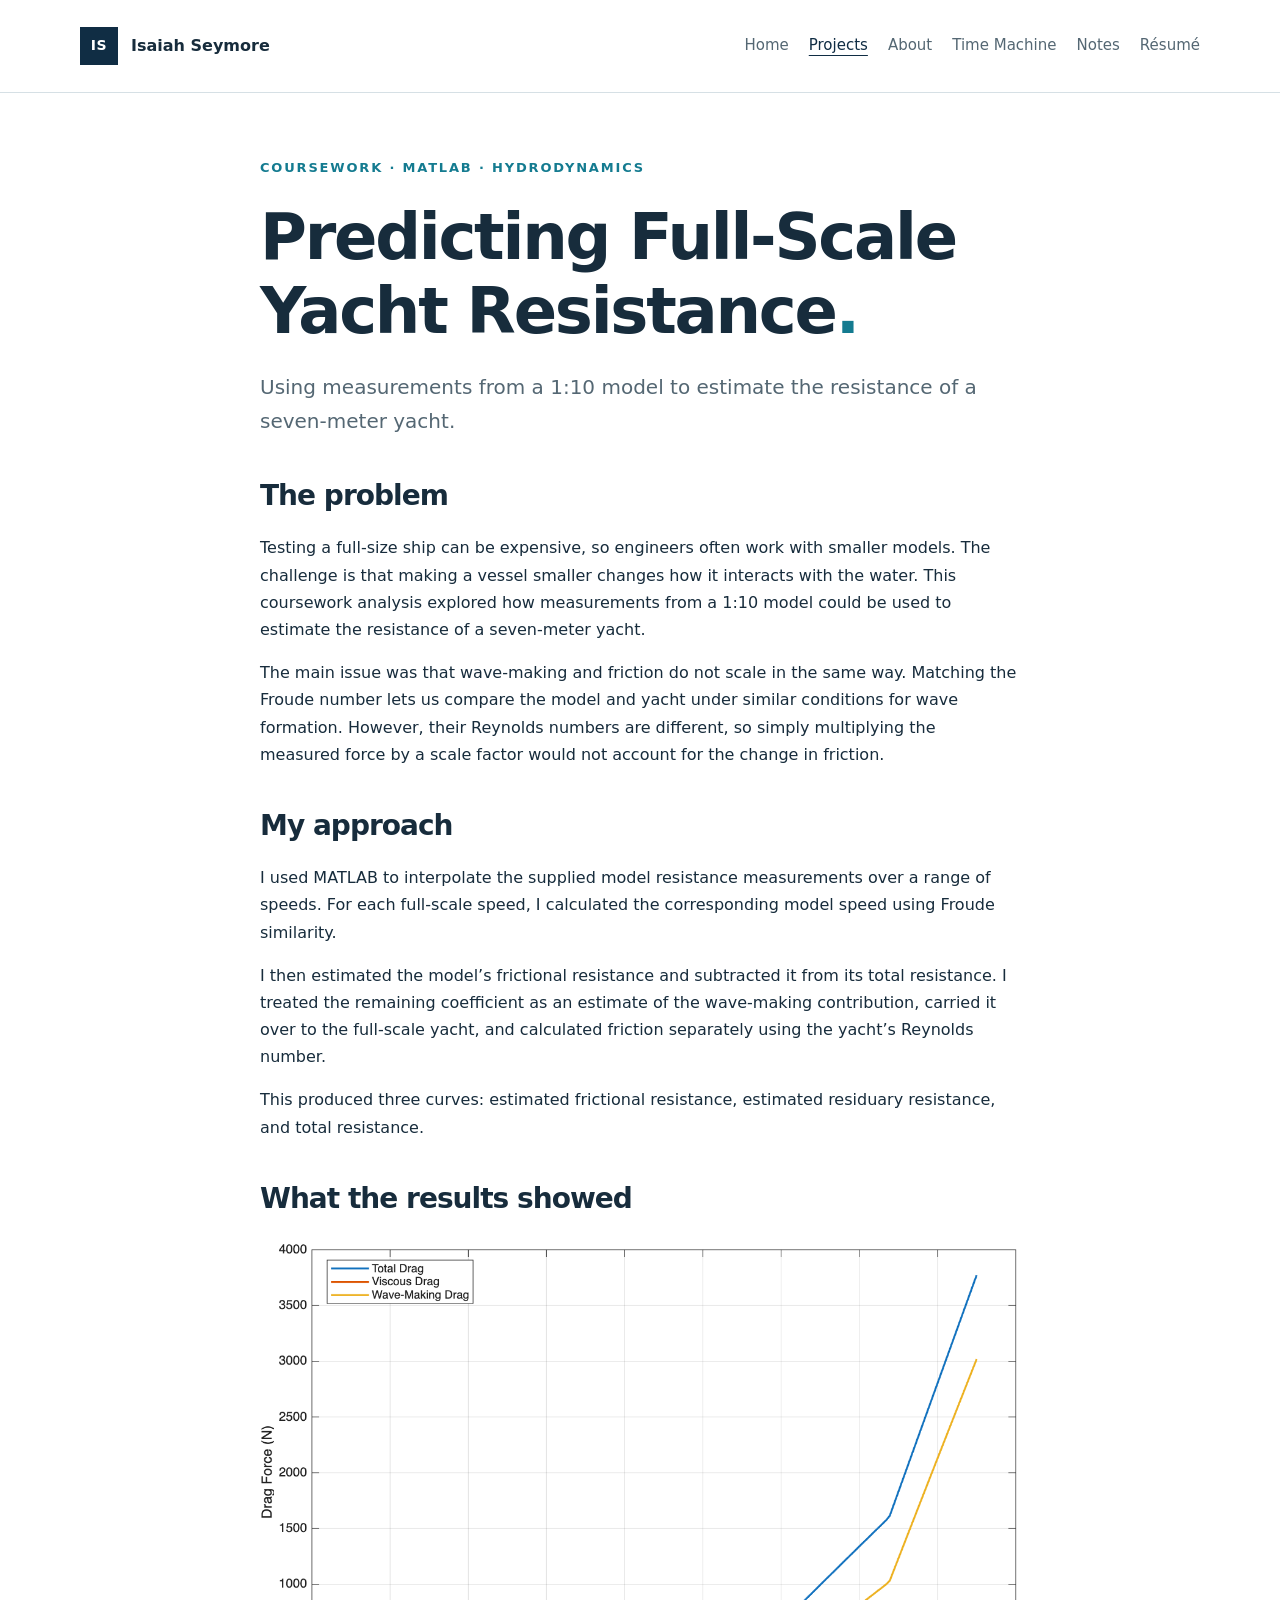
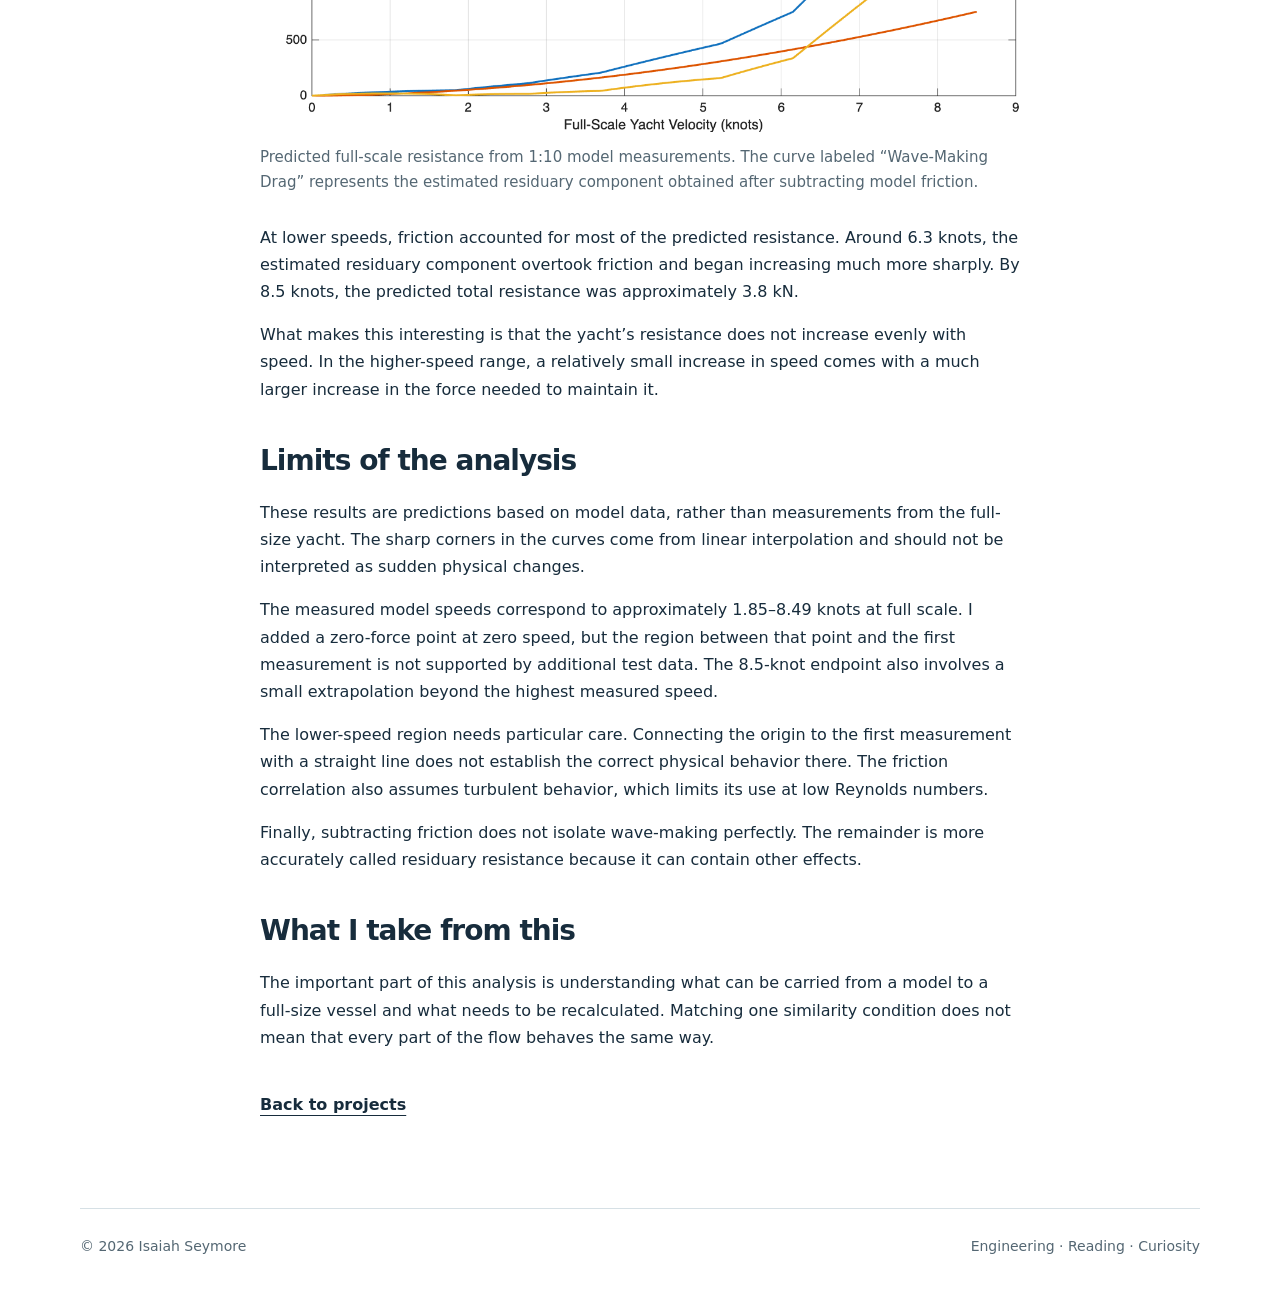
<file: projects/yacht-resistance.html>
<!doctype html>
<html lang="en">
<head>
  <meta charset="utf-8">
  <meta name="viewport" content="width=device-width, initial-scale=1">

  <title>Predicting Yacht Resistance | Isaiah Seymore</title>
  <meta name="description"
        content="Estimating full-scale yacht resistance from 1:10 model measurements using Froude similarity and a separate friction correction.">
  <meta name="theme-color" content="#102d44">

  <link rel="icon" href="../assets/favicon.svg" type="image/svg+xml">
  <link rel="stylesheet" href="../assets/style.css">
  <script src="../assets/main.js" defer></script>
</head>

<body>
  <a class="skip" href="#main">Skip to content</a>

  <header class="site-header">
    <div class="shell header-inner">
      <a class="brand" href="/">
        <span class="monogram" aria-hidden="true">IS</span>
        <span>Isaiah Seymore</span>
      </a>

      <button class="menu-toggle"
              aria-expanded="false"
              aria-controls="navigation"
              hidden>
        Menu
      </button>

      <nav id="navigation" aria-label="Main navigation">
        <a href="/">Home</a>
        <a href="../projects/" aria-current="page">Projects</a>
        <a href="../about/">About</a>
        <a href="../engineering-time-machine/">Time Machine</a>
        <a href="../notes/">Notes</a>
        <a href="../resume/">Résumé</a>
      </nav>
    </div>
  </header>

  <main id="main">
    <article class="shell section article">
      <p class="eyebrow">Coursework · MATLAB · Hydrodynamics</p>

      <h1 style="font-size:clamp(2.5rem,5vw,4rem)">
        Predicting Full-Scale Yacht Resistance<span class="accent">.</span>
      </h1>

      <p class="lead">
        Using measurements from a 1:10 model to estimate the resistance
        of a seven-meter yacht.
      </p>

      <h2>The problem</h2>

      <p>
        Testing a full-size ship can be expensive, so engineers often
        work with smaller models. The challenge is that making a vessel
        smaller changes how it interacts with the water. This coursework
        analysis explored how measurements from a 1:10 model could be
        used to estimate the resistance of a seven-meter yacht.
      </p>

      <p>
        The main issue was that wave-making and friction do not scale
        in the same way. Matching the Froude number lets us compare the
        model and yacht under similar conditions for wave formation.
        However, their Reynolds numbers are different, so simply
        multiplying the measured force by a scale factor would not
        account for the change in friction.
      </p>

      <h2>My approach</h2>

      <p>
        I used MATLAB to interpolate the supplied model resistance
        measurements over a range of speeds. For each full-scale speed,
        I calculated the corresponding model speed using Froude
        similarity.
      </p>

      <p>
        I then estimated the model’s frictional resistance and
        subtracted it from its total resistance. I treated the remaining
        coefficient as an estimate of the wave-making contribution,
        carried it over to the full-scale yacht, and calculated friction
        separately using the yacht’s Reynolds number.
      </p>

      <p>
        This produced three curves: estimated frictional resistance,
        estimated residuary resistance, and total resistance.
      </p>

      <h2>What the results showed</h2>

      <figure style="margin:28px 0">
        <img
          src="../assets/yacht-resistance.png"
          alt="Predicted yacht resistance from zero to 8.5 knots.
               Total resistance rises sharply at higher speeds,
               reaching approximately 3.8 kilonewtons."
          style="display:block;width:100%;height:auto">

        <figcaption class="muted" style="margin-top:12px;font-size:0.9375rem">
          Predicted full-scale resistance from 1:10 model measurements.
          The curve labeled “Wave-Making Drag” represents the estimated
          residuary component obtained after subtracting model friction.
        </figcaption>
      </figure>

      <p>
        At lower speeds, friction accounted for most of the predicted
        resistance. Around 6.3 knots, the estimated residuary component
        overtook friction and began increasing much more sharply.
        By 8.5 knots, the predicted total resistance was approximately
        3.8 kN.
      </p>

      <p>
        What makes this interesting is that the yacht’s resistance
        does not increase evenly with speed. In the higher-speed range,
        a relatively small increase in speed comes with a much larger
        increase in the force needed to maintain it.
      </p>

      <h2>Limits of the analysis</h2>

      <p>
        These results are predictions based on model data, rather than
        measurements from the full-size yacht. The sharp corners in
        the curves come from linear interpolation and should not be
        interpreted as sudden physical changes.
      </p>

      <p>
        The measured model speeds correspond to approximately
        1.85–8.49 knots at full scale. I added a zero-force point at
        zero speed, but the region between that point and the first
        measurement is not supported by additional test data.
        The 8.5-knot endpoint also involves a small extrapolation
        beyond the highest measured speed.
      </p>

      <p>
        The lower-speed region needs particular care. Connecting the
        origin to the first measurement with a straight line does not
        establish the correct physical behavior there. The friction
        correlation also assumes turbulent behavior, which limits its
        use at low Reynolds numbers.
      </p>

      <p>
        Finally, subtracting friction does not isolate wave-making
        perfectly. The remainder is more accurately called residuary
        resistance because it can contain other effects.
      </p>

      <h2>What I take from this</h2>

      <p>
        The important part of this analysis is understanding what can
        be carried from a model to a full-size vessel and what needs
        to be recalculated. Matching one similarity condition does
        not mean that every part of the flow behaves the same way.
      </p>

      <p style="margin-top:40px">
        <a class="text-link" href="../projects/">Back to projects</a>
      </p>
    </article>
  </main>

  <footer class="shell">
    <span>© <span data-year>2026</span> Isaiah Seymore</span>
    <span>Engineering · Reading · Curiosity</span>
  </footer>
</body>
</html>
</file>
<file: assets/style.css>
/* Change these colors to personalize the entire site. */
:root {
    --navy: #102d44;
    --ink: #172c3c;
    --muted: #546773;
    --accent: #147b90;
    --line: #d6e0e5;
    --paper: #fff;
    --soft: #f1f6f9
}

* {
    box-sizing: border-box
}

html {
    scroll-behavior: smooth
}

body {
    margin: 0;
    color: var(--ink);
    background: var(--paper);
    font: 1rem/1.7 system-ui, -apple-system, BlinkMacSystemFont, "Segoe UI", sans-serif
}

a {
    color: inherit;
    text-underline-offset: .3em
}

button {
    font: inherit
}

a:focus-visible,
button:focus-visible {
    outline: 3px solid #e0a529;
    outline-offset: 5px
}

.shell {
    width: min(1120px, calc(100% - 64px));
    margin: auto
}

.site-header {
    border-bottom: 1px solid var(--line)
}

.header-inner {
    min-height: 92px;
    display: flex;
    align-items: center;
    justify-content: space-between;
    gap: 24px
}

.brand {
    display: flex;
    align-items: center;
    gap: 13px;
    font-weight: 650;
    text-decoration: none
}

.monogram {
    display: grid;
    place-items: center;
    background: var(--navy);
    color: white;
    width: 38px;
    height: 38px;
    font-size: .875rem;
    letter-spacing: .05em
}

nav {
    display: flex;
    gap: 26px;
    align-items: center
}

nav a {
    text-decoration: none;
    font-size: .9375rem;
    color: var(--muted);
    padding: 8px 0
}

nav a:hover,
nav a[aria-current] {
    color: var(--navy);
    text-decoration: underline
}

.hero {
    background: var(--navy);
    color: #fff
}

.hero-grid {
    display: grid;
    grid-template-columns: 1.4fr 1fr;
    gap: 90px;
    align-items: center;
    padding-top: 90px;
    padding-bottom: 94px
}

.eyebrow {
    text-transform: uppercase;
    letter-spacing: .14em;
    font-size: .8125rem;
    font-weight: 650;
    color: var(--accent);
    margin: 0 0 22px
}

.hero .eyebrow {
    color: #8cd3df
}

h1,
h2,
h3 {
    line-height: 1.15;
    letter-spacing: -.035em;
    margin: 0 0 22px
}

h1 {
    font-size: clamp(3.2rem, 7vw, 6.5rem);
    font-weight: 650
}

h2 {
    font-size: 2.15rem;
    font-weight: 600
}

h3 {
    font-size: 1.5rem;
    font-weight: 600
}

.accent {
    color: var(--accent)
}

.hero .accent {
    color: #6cc6d5
}

.intro {
    font-size: 1.25rem;
    max-width: 480px;
    color: #d4e2eb;
    margin: 28px 0
}

.actions {
    display: flex;
    align-items: center;
    gap: 28px;
    margin-top: 34px;
    flex-wrap: wrap
}

.button {
    display: inline-block;
    background: #fff;
    color: var(--navy);
    padding: 12px 22px;
    text-decoration: none;
    font-weight: 650
}

.button:hover {
    background: #def0f4
}

.text-link {
    font-weight: 600
}

.index-label {
    font-size: .875rem;
    color: #b8ccd8
}

.interest-list {
    list-style: none;
    padding: 0;
    margin: 22px 0 32px
}

.interest-list li {
    border-top: 1px solid #37556b;
    padding: 17px 0;
    font-size: 1.0625rem
}

.interest-list li:last-child {
    border-bottom: 1px solid #37556b
}

.interest-list span {
    color: #83bbce;
    font-size: .8125rem;
    display: inline-block;
    width: 40px
}

.hero-aside>p {
    color: #9eb7c7;
    font-size: .9375rem
}

.section {
    padding-top: 64px;
    padding-bottom: 74px
}

.section-heading {
    margin-bottom: 30px
}

.section-heading .eyebrow {
    margin-bottom: 14px
}

.feature-grid {
    display: grid;
    grid-template-columns: 1fr 1fr;
    gap: 28px
}

.feature {
    display: block;
    text-decoration: none;
    border: 1px solid var(--line);
    padding: 36px;
    transition: background .15s
}

.feature:hover {
    background: var(--soft)
}

.number {
    display: block;
    color: var(--muted);
    font-size: .8125rem;
    letter-spacing: .07em;
    margin-bottom: 30px
}

.feature h3 {
    font-size: 2rem
}

.feature p {
    max-width: 370px;
    color: var(--muted)
}

.feature-link {
    display: block;
    margin-top: 30px;
    font-weight: 600;
    color: var(--accent)
}

.page-heading {
    padding-top: 76px;
    padding-bottom: 50px;
    border-bottom: 1px solid var(--line)
}

.page-heading h1 {
    font-size: clamp(3rem, 6vw, 5rem)
}

.lead {
    font-size: 1.25rem;
    max-width: 750px;
    color: var(--muted);
    margin-bottom: 0
}

.split {
    display: grid;
    grid-template-columns: 1.6fr 1fr;
    gap: 72px
}

.split h2:not(:first-child) {
    margin-top: 45px
}

.info-panel {
    background: var(--soft);
    padding: 30px;
    align-self: start
}

.info-panel h3 {
    line-height: 1.35
}

.empty-state {
    border-left: 3px solid var(--accent);
    background: var(--soft);
    padding: 28px 32px;
    margin-bottom: 60px
}

.empty-state h2 {
    font-size: 1.65rem
}

.empty-state p {
    color: var(--muted);
    max-width: 650px;
    margin: 0
}

.empty-state .eyebrow {
    display: block
}

.small-grid {
    display: grid;
    grid-template-columns: repeat(3, 1fr);
    gap: 32px
}

.small-grid p {
    color: var(--muted)
}

.small-grid article {
    border-top: 1px solid var(--line);
    padding-top: 25px
}

.note-topics {
    margin-bottom: 65px
}

.note-topics h2 {
    font-size: 1.7rem
}

.resume {
    max-width: 900px
}

.resume-row {
    display: grid;
    grid-template-columns: 1fr 2fr;
    gap: 32px;
    border-bottom: 1px solid var(--line);
    padding: 20px 0 32px;
    margin-bottom: 26px
}

.resume-row h2 {
    font-size: 1.3rem
}

.resume-row h3 {
    font-size: 1.3rem
}

.muted {
    color: var(--muted)
}

footer {
    border-top: 1px solid var(--line);
    padding-top: 26px;
    padding-bottom: 32px;
    display: flex;
    justify-content: space-between;
    gap: 20px;
    font-size: .875rem;
    color: var(--muted)
}

.skip {
    position: absolute;
    top: -100px;
    left: 20px;
    padding: 10px 16px;
    background: white;
    z-index: 10
}

.skip:focus {
    top: 10px
}

.menu-toggle {
    display: none;
    border: 1px solid var(--line);
    padding: 6px 14px;
    background: white;
    color: var(--ink)
}

.article {
    max-width: 760px
}

.article h2 {
    margin-top: 42px;
    font-size: 1.75rem
}

.article blockquote {
    border-left: 3px solid var(--accent);
    margin: 30px 0;
    padding: 0 25px;
    color: var(--muted)
}

.post-link {
    display: block;
    padding: 25px 0;
    border-top: 1px solid var(--line);
    text-decoration: none
}

.post-link:hover h3 {
    text-decoration: underline
}

.post-link p {
    color: var(--muted)
}

@media(max-width:800px) {
    .header-inner {
        flex-wrap: wrap;
        padding-top: 20px;
        padding-bottom: 20px
    }

    .hero-grid {
        gap: 40px;
        grid-template-columns: 1fr;
        padding: 58px 0
    }

    .hero-aside {
        max-width: 520px
    }

    .split {
        grid-template-columns: 1fr;
        gap: 30px
    }

    .small-grid {
        grid-template-columns: 1fr
    }

    .small-grid .number {
        margin-bottom: 15px
    }

    .feature-grid {
        gap: 20px
    }

    .feature {
        padding: 25px
    }

    nav {
        gap: 19px
    }

    .page-heading {
        padding-top: 52px
    }

    .section {
        padding-top: 45px;
        padding-bottom: 50px
    }
}

@media(max-width:560px) {
    .shell {
        width: calc(100% - 40px)
    }

    .menu-toggle:not([hidden]) {
        display: block
    }

    .header-inner {
        gap: 16px
    }

    nav {
        width: 100%;
        flex-wrap: wrap;
        gap: 10px 20px
    }

    .js nav:not(.open) {
        display: none
    }

    .feature-grid {
        grid-template-columns: 1fr
    }

    .hero-grid {
        padding: 48px 0
    }

    .hero-aside {
        margin-top: 10px
    }

    .resume-row {
        grid-template-columns: 1fr;
        gap: 0
    }

    footer {
        flex-direction: column;
        gap: 5px
    }

    .empty-state {
        padding: 25px
    }

    .actions {
        gap: 22px
    }
}

@media(prefers-reduced-motion:reduce) {
    html {
        scroll-behavior: auto
    }

    * {
        transition: none !important
    }
}

@media print {

    .site-header,
    footer,
    .actions,
    .skip {
        display: none
    }

    .shell {
        width: 100%
    }

    .page-heading,
    .section {
        padding: 20px 0
    }

    .hero {
        background: white;
        color: black
    }

    .hero-aside {
        display: none
    }
}

.series-feature {
    grid-column: 1 / -1;
    background: var(--soft);
    border-top: 3px solid var(--accent)
}

.series-feature h3 {
    font-size: clamp(2rem, 4vw, 3rem)
}

.series-feature p {
    max-width: 650px
}

.series-hero {
    background: var(--navy);
    color: white;
    padding: 75px 0
}

.series-hero h1 {
    font-size: clamp(2.7rem, 6vw, 5.5rem)
}

.series-hero .eyebrow {
    color: #8cd3df
}

.series-hero .accent {
    color: #6cc6d5
}

.series-hero .lead {
    color: #d4e2eb
}

.series-intro {
    max-width: 700px;
    color: #d4e2eb;
    margin: 25px 0
}

details {
    border-block: 1px solid var(--line);
    padding: 20px 0;
    margin: 35px 0
}

summary {
    cursor: pointer;
    font-weight: 600
}

audio,
video {
    max-width: 100%;
    width: 100%
}

.article img {
    max-width: 100%;
    height: auto
}

#episodes {
    scroll-margin-top: 24px
}

@media(min-width:801px) {
    nav {
        gap: 20px
    }

    .header-inner {
        gap: 20px
    }
}

@media(max-width:1050px) and (min-width:801px) {
    .header-inner {
        flex-wrap: wrap;
        padding: 20px 0
    }

    nav {
        width: 100%
    }
}
</file>
